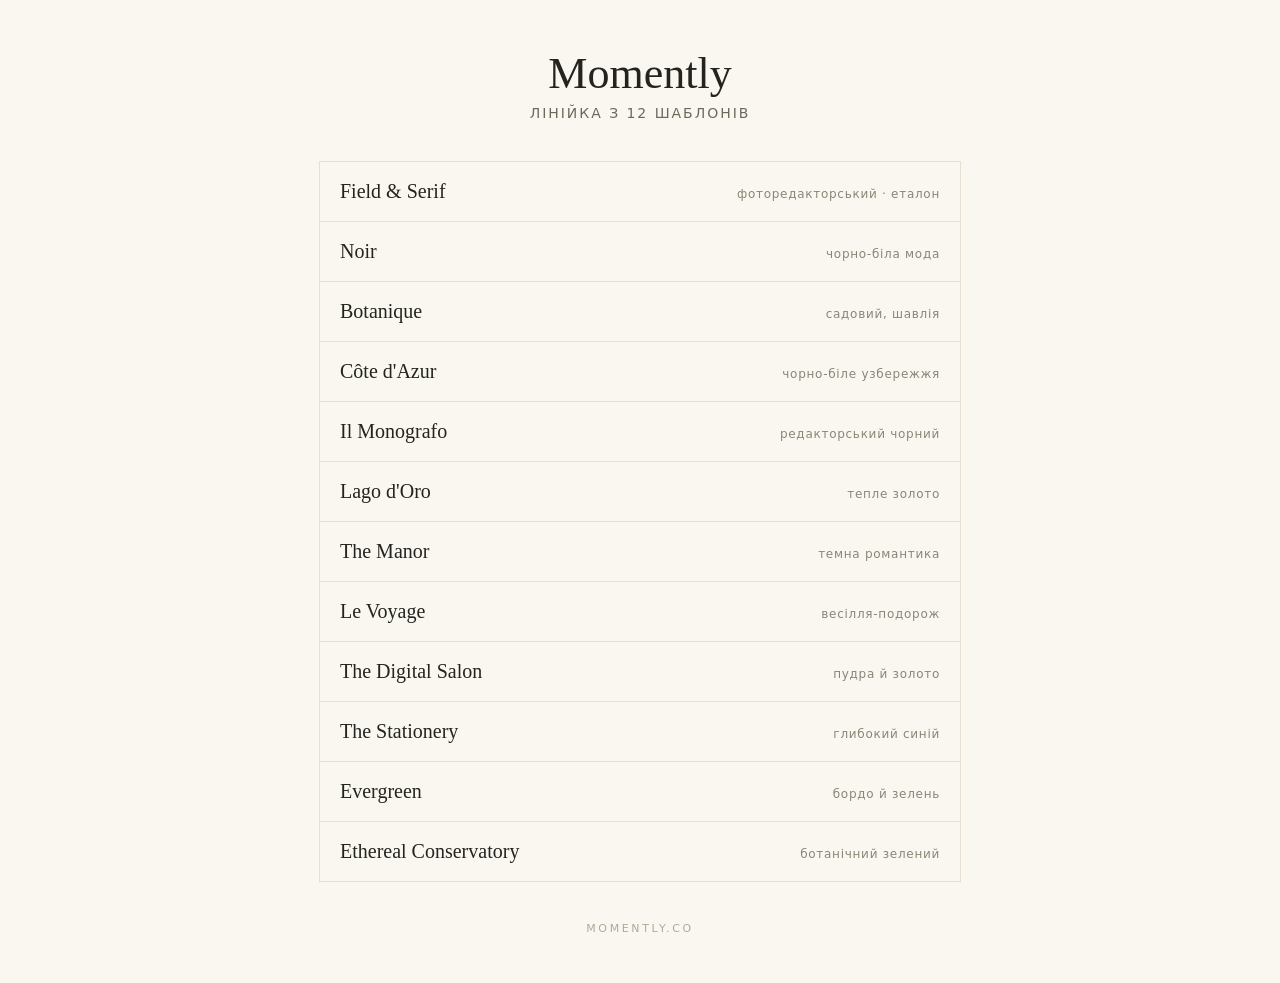
<file: index.html>
<!doctype html><html lang="uk"><head><meta charset="utf-8">
<meta name="viewport" content="width=device-width, initial-scale=1">
<title>Momently — лінійка шаблонів</title>
<style>
body{margin:0;background:#FAF7F1;color:#23241F;font-family:'Golos Text',system-ui,sans-serif;padding:48px 20px}
@import url('https://fonts.googleapis.com/css2?family=Playfair+Display&family=Golos+Text:wght@400;500&display=swap');
h1{font-family:'Playfair Display',Georgia,serif;font-weight:500;text-align:center;font-size:clamp(30px,5vw,44px);margin:0 0 6px}
p.sub{text-align:center;color:#6E685B;margin:0 0 40px;font-size:14px;letter-spacing:.14em;text-transform:uppercase}
.g{max-width:640px;margin:0 auto;display:grid;gap:1px;background:#E6DFD2;border:1px solid #E6DFD2}
.g a{display:flex;justify-content:space-between;align-items:baseline;gap:16px;background:#FAF7F1;padding:18px 20px;text-decoration:none;color:inherit;transition:background .25s}
.g a:hover{background:#F1EBDF}
.n{font-family:'Playfair Display',Georgia,serif;font-size:20px}
.m{font-size:12px;color:#8A8577;letter-spacing:.06em;white-space:nowrap}
footer{text-align:center;margin-top:40px;font-size:11px;letter-spacing:.24em;text-transform:uppercase;color:#B0A996}
</style></head><body>
<h1>Momently</h1><p class="sub">лінійка з 12 шаблонів</p>
<div class="g">
<a href="field-serif.html"><span class="n">Field & Serif</span><span class="m">фоторедакторський · еталон</span></a>
<a href="noir.html"><span class="n">Noir</span><span class="m">чорно-біла мода</span></a>
<a href="botanique.html"><span class="n">Botanique</span><span class="m">садовий, шавлія</span></a>
<a href="cote-dazur.html"><span class="n">Côte d'Azur</span><span class="m">чорно-біле узбережжя</span></a>
<a href="il-monografo.html"><span class="n">Il Monografo</span><span class="m">редакторський чорний</span></a>
<a href="lago-doro.html"><span class="n">Lago d'Oro</span><span class="m">тепле золото</span></a>
<a href="the-manor.html"><span class="n">The Manor</span><span class="m">темна романтика</span></a>
<a href="le-voyage.html"><span class="n">Le Voyage</span><span class="m">весілля-подорож</span></a>
<a href="the-digital-salon.html"><span class="n">The Digital Salon</span><span class="m">пудра й золото</span></a>
<a href="the-stationery.html"><span class="n">The Stationery</span><span class="m">глибокий синій</span></a>
<a href="evergreen.html"><span class="n">Evergreen</span><span class="m">бордо й зелень</span></a>
<a href="ethereal-conservatory.html"><span class="n">Ethereal Conservatory</span><span class="m">ботанічний зелений</span></a>
</div>
<footer>momently.co</footer>
</body></html>
</file>
